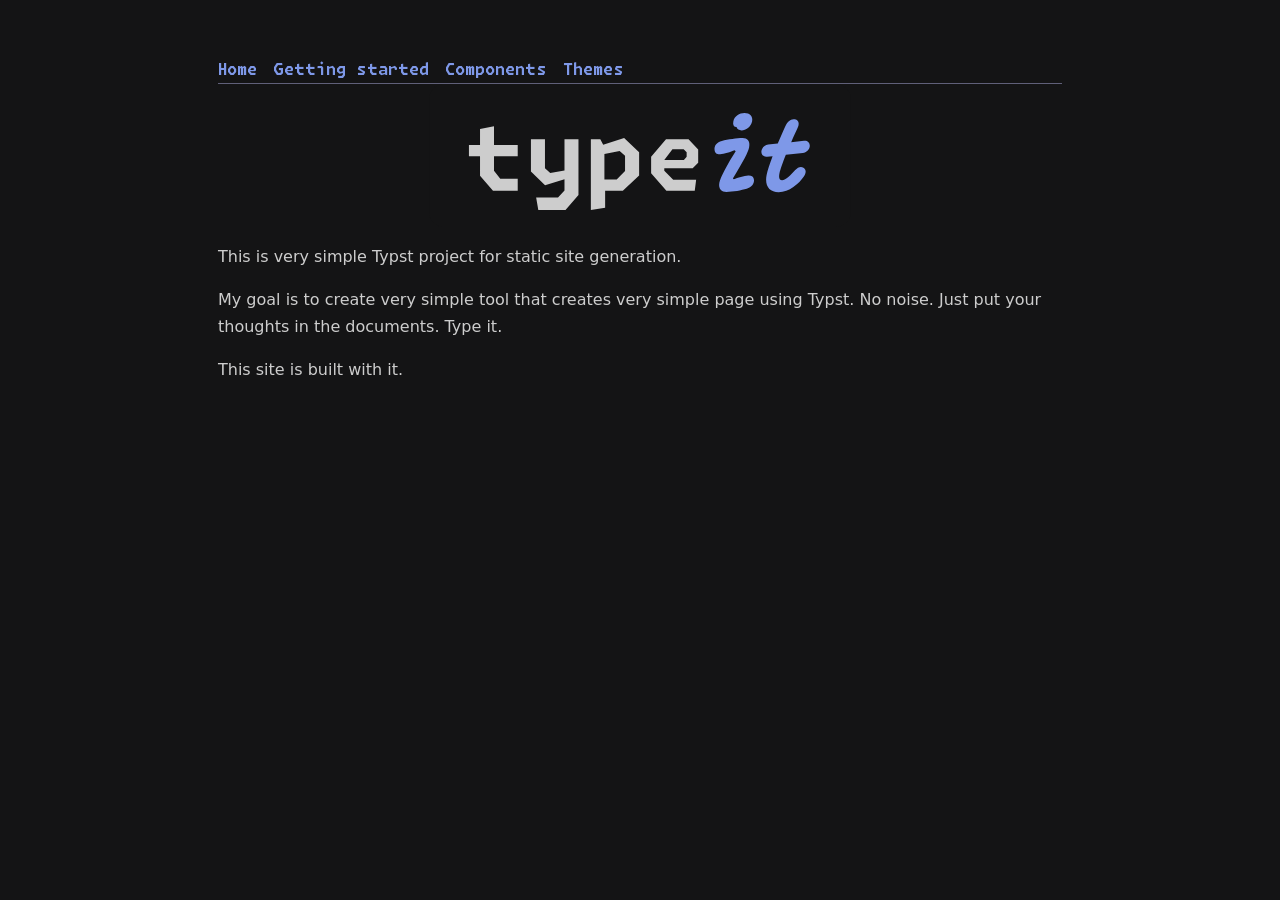
<file: docs/index.html>
<!DOCTYPE html><html><head><meta charset="utf-8"><link rel="stylesheet" href="vague.css"><link rel="stylesheet" href="components.css"><link rel="stylesheet" href="custom.css"><title>Home</title></head><nav><a href="#"><strong style="display: block">Home</strong></a><a href="gettingstarted.html"><strong style="display: block">Getting started</strong></a><a href="components.html"><strong style="display: block">Components</strong></a><a href="themes.html"><strong style="display: block">Themes</strong></a></nav><body><p align="center"><img src="[data-uri]" width="187" height="63" style="display: block; width: 50%"></p><p>This is very simple Typst project for static site generation.</p><p>My goal is to create very simple tool that creates very simple page using Typst. No noise. Just put your thoughts in the documents. Type it.</p><p>This site is built with it.</p></body></html>
</file>
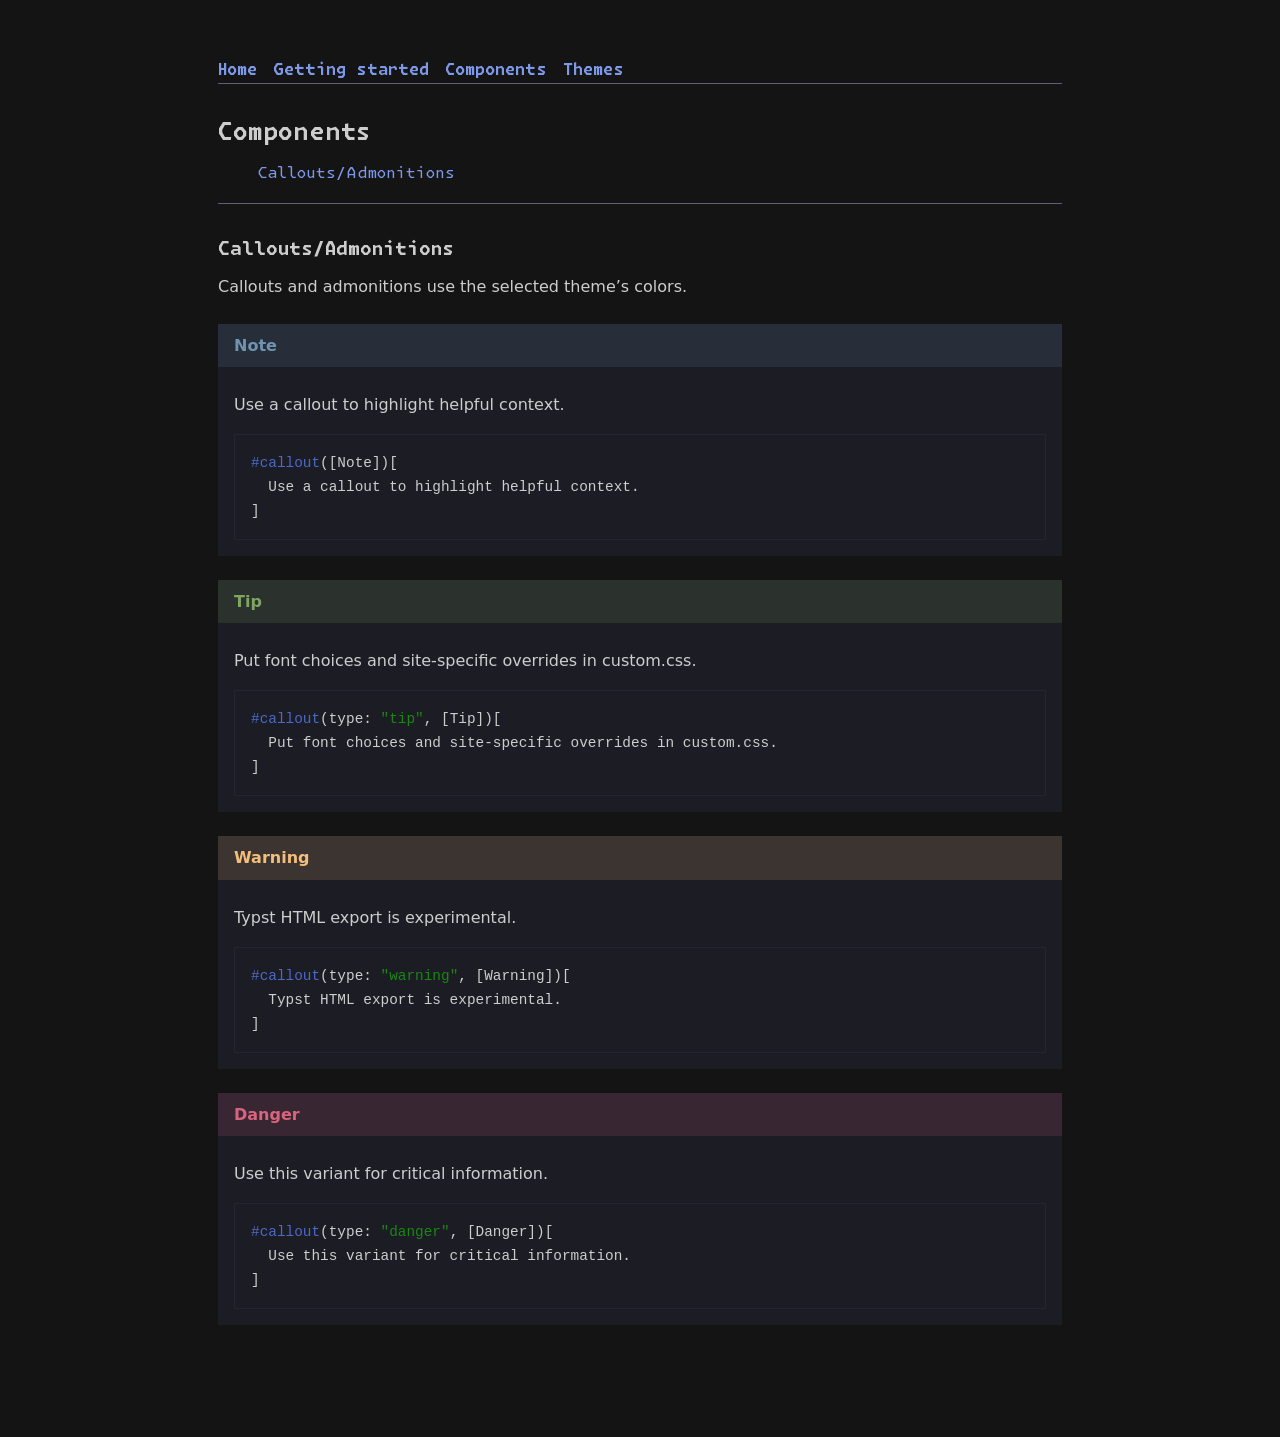
<file: docs/components.html>
<!DOCTYPE html><html><head><meta charset="utf-8"><link rel="stylesheet" href="vague.css"><link rel="stylesheet" href="components.css"><link rel="stylesheet" href="custom.css"><title>Components</title></head><nav><a href="index.html"><strong style="display: block">Home</strong></a><a href="gettingstarted.html"><strong style="display: block">Getting started</strong></a><a href="#"><strong style="display: block">Components</strong></a><a href="themes.html"><strong style="display: block">Themes</strong></a></nav><body><h2>Components</h2><nav role="doc-toc"><ol style="list-style-type: none"><li><a href="#loc-1">Callouts/Admonitions</a></li></ol></nav><h3 id="loc-1">Callouts/Admonitions</h3><p>Callouts and admonitions use the selected theme’s colors.</p><aside class="callout note"><p class="callout-title">Note</p><p>Use a callout to highlight helpful context.</p><pre><code data-lang="typst"><span style="color: #4b69c6">#</span><span style="color: #4b69c6">callout</span>([Note])[
  Use a callout to highlight helpful context.
]</code></pre></aside><aside class="callout tip"><p class="callout-title">Tip</p><p>Put font choices and site-specific overrides in custom.css.</p><pre><code data-lang="typst"><span style="color: #4b69c6">#</span><span style="color: #4b69c6">callout</span>(type: <span style="color: #198810">"tip"</span>, [Tip])[
  Put font choices and site-specific overrides in custom.css.
]</code></pre></aside><aside class="callout warning"><p class="callout-title">Warning</p><p>Typst HTML export is experimental.</p><pre><code data-lang="typst"><span style="color: #4b69c6">#</span><span style="color: #4b69c6">callout</span>(type: <span style="color: #198810">"warning"</span>, [Warning])[
  Typst HTML export is experimental.
]</code></pre></aside><aside class="callout danger"><p class="callout-title">Danger</p><p>Use this variant for critical information.</p><pre><code data-lang="typst"><span style="color: #4b69c6">#</span><span style="color: #4b69c6">callout</span>(type: <span style="color: #198810">"danger"</span>, [Danger])[
  Use this variant for critical information.
]</code></pre></aside></body></html>
</file>
<file: docs/vague.css>
/* Vague color theme
   Palette: https://github.com/vague-theme/vague.nvim */

:root {
  color-scheme: dark;

  /* Theme-specific palette. Shared components never reference these names. */
  --black: #141415;
  --shadow: #1c1c24;
  --graphite: #252530;
  --onyx: #333738;
  --muted: #606079;
  --gray: #878787;
  --white: #cdcdcd;
  --yellow: #f3be7c;
  --amber: #e8b589;
  --gold: #e0a363;
  --peach: #c48282;
  --red: #d8647e;
  --storm: #405065;
  --lilac: #c3c3d5;
  --cyan: #aeaed1;
  --magenta: #bb9dbd;
  --aqua: #b4d4cf;
  --lavender: #90a0b5;
  --teal: #9bb4bc;
  --blue: #6e94b2;
  --iris: #7e98e8;
  --green: #7fa563;

  /* Public theme roles. Keep these names identical in every theme.
     Multiple roles may reference the same palette color. */
  /* Main page background; use the darkest/lightest base of the theme. */
  --bg: var(--black);
  /* Raised background for code and callout bodies; slightly offset from --bg. */
  --surface: var(--shadow);
  /* Subtle separator for code blocks, tables, and horizontal rules. */
  --border: var(--graphite);
  /* Primary text, headings, and selected text; high contrast against backgrounds. */
  --fg: var(--white);
  /* Secondary text in blockquotes; quieter than --fg but still readable. */
  --text-muted: var(--gray);
  /* Links and keyboard focus outlines; a clear accent against --bg. */
  --link: var(--iris);
  /* Hovered links; a distinct, readable accent. */
  --link-hover: var(--aqua);
  /* Inline code text; a readable accent against --surface. */
  --code: var(--amber);
  /* Blockquote left border; a secondary accent. */
  --quote: var(--cyan);
  /* Table header text; a readable accent. */
  --table-heading: var(--aqua);
  /* Navigation bottom separator; a neutral separator color. */
  --nav-border: var(--muted);
  /* Selected text background; must contrast with --fg. */
  --selection-bg: var(--storm);
  /* Note/info callout titles and tinted headers; typically blue or cyan. */
  --info: var(--blue);
  /* Tip/success callout titles and tinted headers; green or another positive accent. */
  --success: var(--green);
  /* Warning/caution callout titles and tinted headers; typically gold or orange. */
  --warning: var(--yellow);
  /* Danger/error callout titles and tinted headers; typically red or pink. */
  --danger: var(--red);
}
</file>
<file: docs/components.css>
/* Shared layout, typography, and components. Colors come from the theme. */

* {
  box-sizing: border-box;
}

html {
  margin: 0 auto;
  max-width: 900px;
}

body {
  background-color: var(--bg);
  color: var(--fg);
  padding: 3rem 1.25rem 5rem;
  font: 16px/1.7 var(--font-body, system-ui, sans-serif);
}

h1,
h2,
h3,
h4,
h5,
h6 {
  color: var(--fg);
  line-height: 1.3;
  margin: 2rem 0 0.75rem;
  font-family: var(--font-heading, system-ui, sans-serif);
}

h1 {
  font-size: 2rem;
}

h2 {
  font-size: 1.5rem;
}

h3 {
  font-size: 1.2rem;
}

p,
ul,
ol {
  margin: 0 0 1rem;
}

li + li {
  margin-top: 0.25rem;
}

/* Links */
a {
  color: var(--link);
  text-decoration: none;
}

a:hover {
  color: var(--link-hover);
  text-decoration: underline;
}

a:focus-visible {
  outline: 2px solid var(--link);
  outline-offset: 3px;
}

/* Inline and block code */
code,
pre {
  font-family: var(--font-code, ui-monospace, monospace);
}

code {
  color: var(--code);
  background: var(--surface);
  padding: 0.15em 0.35em;
  font-size: 0.9em;
}

pre {
  background: var(--surface);
  border: 1px solid var(--border);
  padding: 1rem;
  overflow-x: auto;
  line-height: 1.5;
}

pre code {
  padding: 0;
  color: var(--fg);
  background: transparent;
}

/* Quotes, separators, and tables */
blockquote {
  margin: 1.5rem 0;
  padding: 0.25rem 1rem;
  border-left: 3px solid var(--quote);
  color: var(--text-muted);
}

hr {
  border: 0;
  border-top: 1px solid var(--border);
  margin: 2rem 0;
}

table {
  width: 100%;
  border-collapse: collapse;
  margin: 1.5rem 0;
}

th,
td {
  padding: 0.5rem 0.75rem;
  border-bottom: 1px solid var(--border);
  text-align: left;
}

th {
  color: var(--table-heading);
}

img,
svg {
  max-width: 100%;
  height: auto;
}

nav {
  display: flex;
  gap: 1rem;
  flex-wrap: wrap;
  font-family: var(--font-heading, system-ui, sans-serif);
  border-bottom: 1px solid var(--nav-border);
}

::selection {
  background: var(--selection-bg);
  color: var(--fg);
}

/* Callouts and admonitions share the same markup and variants. */
.callout,
.admonition {
  --callout-color: var(--info);
  margin: 1.5rem 0;
  padding: 1rem;
  color: var(--fg);
  background: var(--surface);
  border: 0;
  border-radius: 0;
}

:is(.callout, .admonition):is(.note, .info) {
  --callout-color: var(--info);
}

:is(.callout, .admonition):is(.tip, .success) {
  --callout-color: var(--success);
}

:is(.callout, .admonition):is(.warning, .caution) {
  --callout-color: var(--warning);
}

:is(.callout, .admonition):is(.danger, .error) {
  --callout-color: var(--danger);
}

.callout-title,
.admonition-title {
  margin: -1rem -1rem 1.5rem;
  padding: 0.5rem 1rem;
  color: var(--callout-color);
  background: color-mix(in srgb, var(--callout-color) 15%, var(--surface));
  font-weight: 700;
}

/* Plain-text bodies leave the title as the last element child. */
:is(.callout, .admonition) > :last-child:not(.callout-title, .admonition-title) {
  margin-bottom: 0;
}
</file>
<file: docs/custom.css>
/* Site customization. Loaded last so these rules can override shared styles.
   Font URLs are relative to this stylesheet in the generated site. */

@font-face {
  font-family: "Monaspace Krypton";
  src: url("fonts/MonaspaceKryptonVar.woff2") format("woff2");
  font-weight: 100 900;
  font-style: normal;
  font-display: swap;
}

:root {
  --font-body: system-ui, sans-serif;
  --font-heading: "Monaspace Krypton", monospace;
  /* Try the installed font first, then the bundled web font. */
  --font-code: "JuliaMono", monospace;
}
</file>
